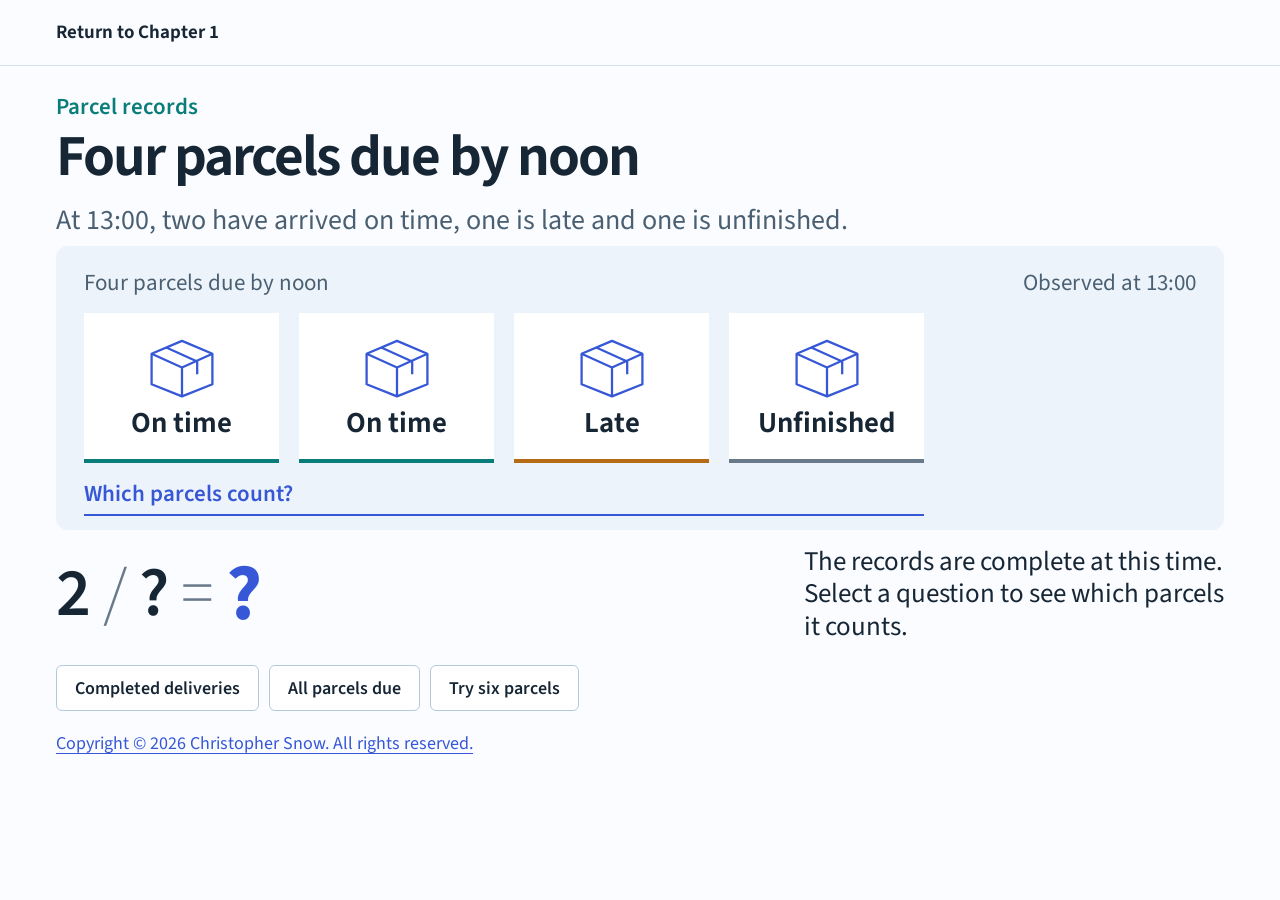
<file: assets/lessons/chapter-01/index.html>
<!doctype html>
<html lang="en">
<head>
  <meta charset="utf-8">
  <meta name="viewport" content="width=device-width,initial-scale=1">
  <meta name="color-scheme" content="light dark">
  <title>Which deliveries count? · Metadata systems</title>
  <link rel="stylesheet" href="lab.css?v=2">
  <script defer src="lab.js?v=2"></script>
</head>
<body>
<header><a href="../../../chapters/01-why-metadata.html">Return to Chapter 1</a></header>
<main>
  <div class="heading">
    <p id="context">Parcel records</p>
    <h1 id="title">Four parcels due by noon</h1>
    <p id="description">At 13:00, two have arrived on time, one is late and one is unfinished.</p>
  </div>
  <noscript><p>Enable JavaScript to compare the parcels here, or <a href="../../../chapters/01-why-metadata.html#what-a-number-means">read the worked example in Chapter 1</a>.</p></noscript>
  <section class="manifest" aria-label="Parcel evidence" hidden>
    <div class="manifest-label"><span id="population">Four parcels due by noon</span><span id="time">Observed at 13:00</span></div>
    <div id="parcels" role="list" aria-label="Parcel states"></div>
    <div class="group-line"><span id="group">Choose a question below.</span></div>
  </section>
  <section class="result" aria-label="Calculation" aria-live="polite" aria-atomic="true" hidden>
    <div id="fraction"><span id="numerator">2</span><span class="divide">/</span><span id="denominator">?</span><span class="equals">=</span><strong id="percentage">?</strong></div>
    <p id="reason">The question determines the denominator.</p>
  </section>
  <section class="controls" aria-label="Explore the example" hidden>
    <button type="button" data-scene="demonstration">Completed deliveries</button>
    <button type="button" data-scene="explanation">All parcels due</button>
    <button type="button" data-scene="independent">Try six parcels</button>
  </section>
  <form id="answer-form" class="controls" aria-label="Check the six-parcel calculation" hidden novalidate>
    <label id="answer-input" for="answer">Your denominator</label>
    <input id="answer" type="number" min="1" max="6" required inputmode="numeric" aria-describedby="feedback">
    <button id="reveal">Check my answer</button>
  </form>
  <p class="feedback" id="feedback" role="status" tabindex="-1"></p>
  <footer><a href="https://github.com/snowch/metadata-book/blob/main/LICENSE">Copyright © 2026 Christopher Snow. All rights reserved.</a></footer>
</main>
</body>
</html>
</file>
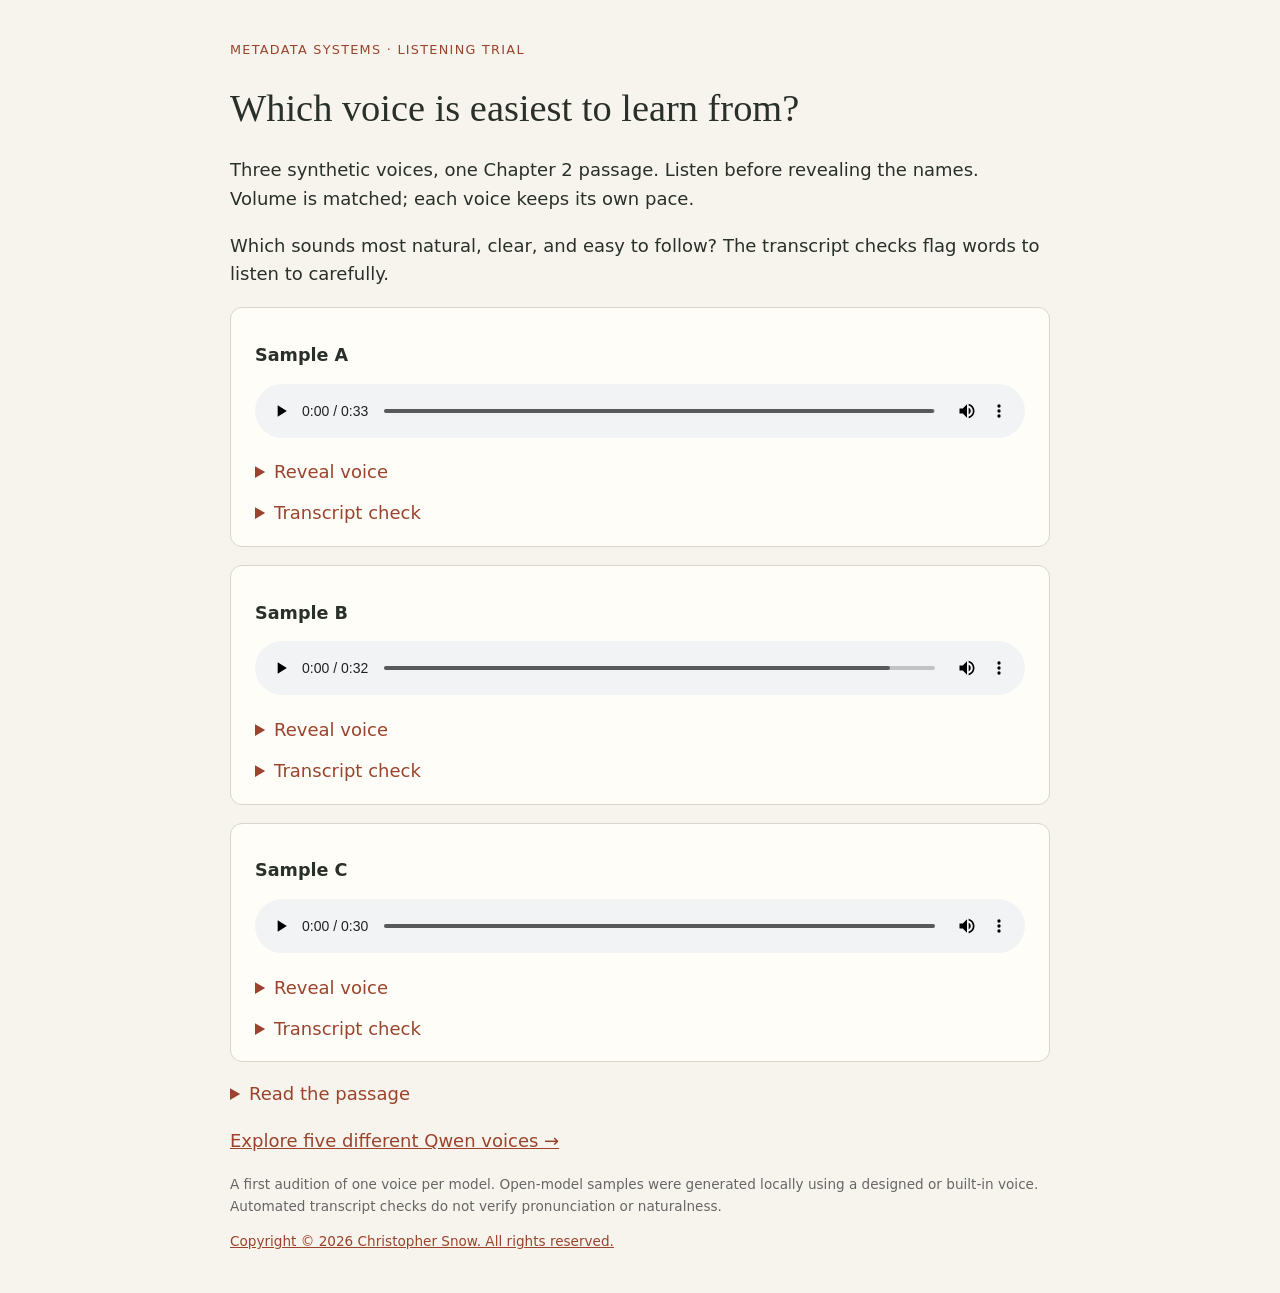
<file: assets/video/voice-comparison/index.html>
<!doctype html><html lang="en"><meta charset="utf-8"><meta name="viewport" content="width=device-width,initial-scale=1"><title>Chapter 2 · Voice comparison</title><style>
:root{color-scheme:light}body{background:#f7f4ed;color:#29302a;font:18px/1.6 system-ui,sans-serif;max-width:820px;margin:40px auto;padding:0 24px}h1{font:2.4rem/1.15 Georgia,serif}h2{font-size:1.1rem}section{border:1px solid #d9d5cb;background:#fffdf8;border-radius:12px;padding:18px 24px;margin:18px 0}audio{width:100%}summary{cursor:pointer;color:#9b432c;margin-top:12px}.label{font-size:.8rem;letter-spacing:.1em;color:#9b432c}blockquote{border-left:3px solid #9b432c;padding-left:20px;margin:24px 0}footer{font-size:.85rem;color:#666}a{color:#9b432c}</style><p class="label">METADATA SYSTEMS · LISTENING TRIAL</p><h1>Which voice is easiest to learn from?</h1><p>Three synthetic voices, one Chapter 2 passage. Listen before revealing the names. Volume is matched; each voice keeps its own pace.</p><p>Which sounds most natural, clear, and easy to follow? The transcript checks flag words to listen to carefully.</p><section><h2>Sample A</h2><audio controls preload="metadata" aria-label="Sample A" src="sample-A.mp3"></audio><details><summary>Reveal voice</summary><p>Current voice · Edge Sonia</p></details><details><summary>Transcript check</summary><p>Automatic recognition flagged: sequel lite → sql light; zero → 0. These are listening checks, not confirmed speech errors.</p></details></section><section><h2>Sample B</h2><audio controls preload="metadata" aria-label="Sample B" src="sample-B.mp3"></audio><details><summary>Reveal voice</summary><p>Qwen3-TTS · designed British narrator</p></details><details><summary>Transcript check</summary><p>Automatic recognition flagged: sequel lite → sql light. These are listening checks, not confirmed speech errors.</p></details></section><section><h2>Sample C</h2><audio controls preload="metadata" aria-label="Sample C" src="sample-C.mp3"></audio><details><summary>Reveal voice</summary><p>Chatterbox Nano · built-in voice</p></details><details><summary>Transcript check</summary><p>Automatic recognition flagged: column → com; sequel lite → sql light; zero → 0. These are listening checks, not confirmed speech errors.</p></details></section><details><summary>Read the passage</summary><blockquote>The column records describe three fields: a delivery identifier, a promise time, and a delivery time. All three declare TEXT. In this SQLite table, that declaration does not strictly enforce the type of every stored value. The not-null flag is one for the identifier and promise: a value is required. Zero for delivery time allows NULL, the marker for a missing value. The primary key uniquely identifies each row. Here, the delivery identifier is the sole key.
</blockquote></details><p><a href="qwen.html">Explore five different Qwen voices →</a></p><footer><p>A first audition of one voice per model. Open-model samples were generated locally using a designed or built-in voice. Automated transcript checks do not verify pronunciation or naturalness.</p><p><a href="https://github.com/snowch/metadata-book/blob/main/LICENSE">Copyright © 2026 Christopher Snow. All rights reserved.</a></p></footer><script>document.querySelectorAll("audio").forEach(a=>a.addEventListener("play",()=>document.querySelectorAll("audio").forEach(b=>{if(b!==a)b.pause()})))</script></html>
</file>
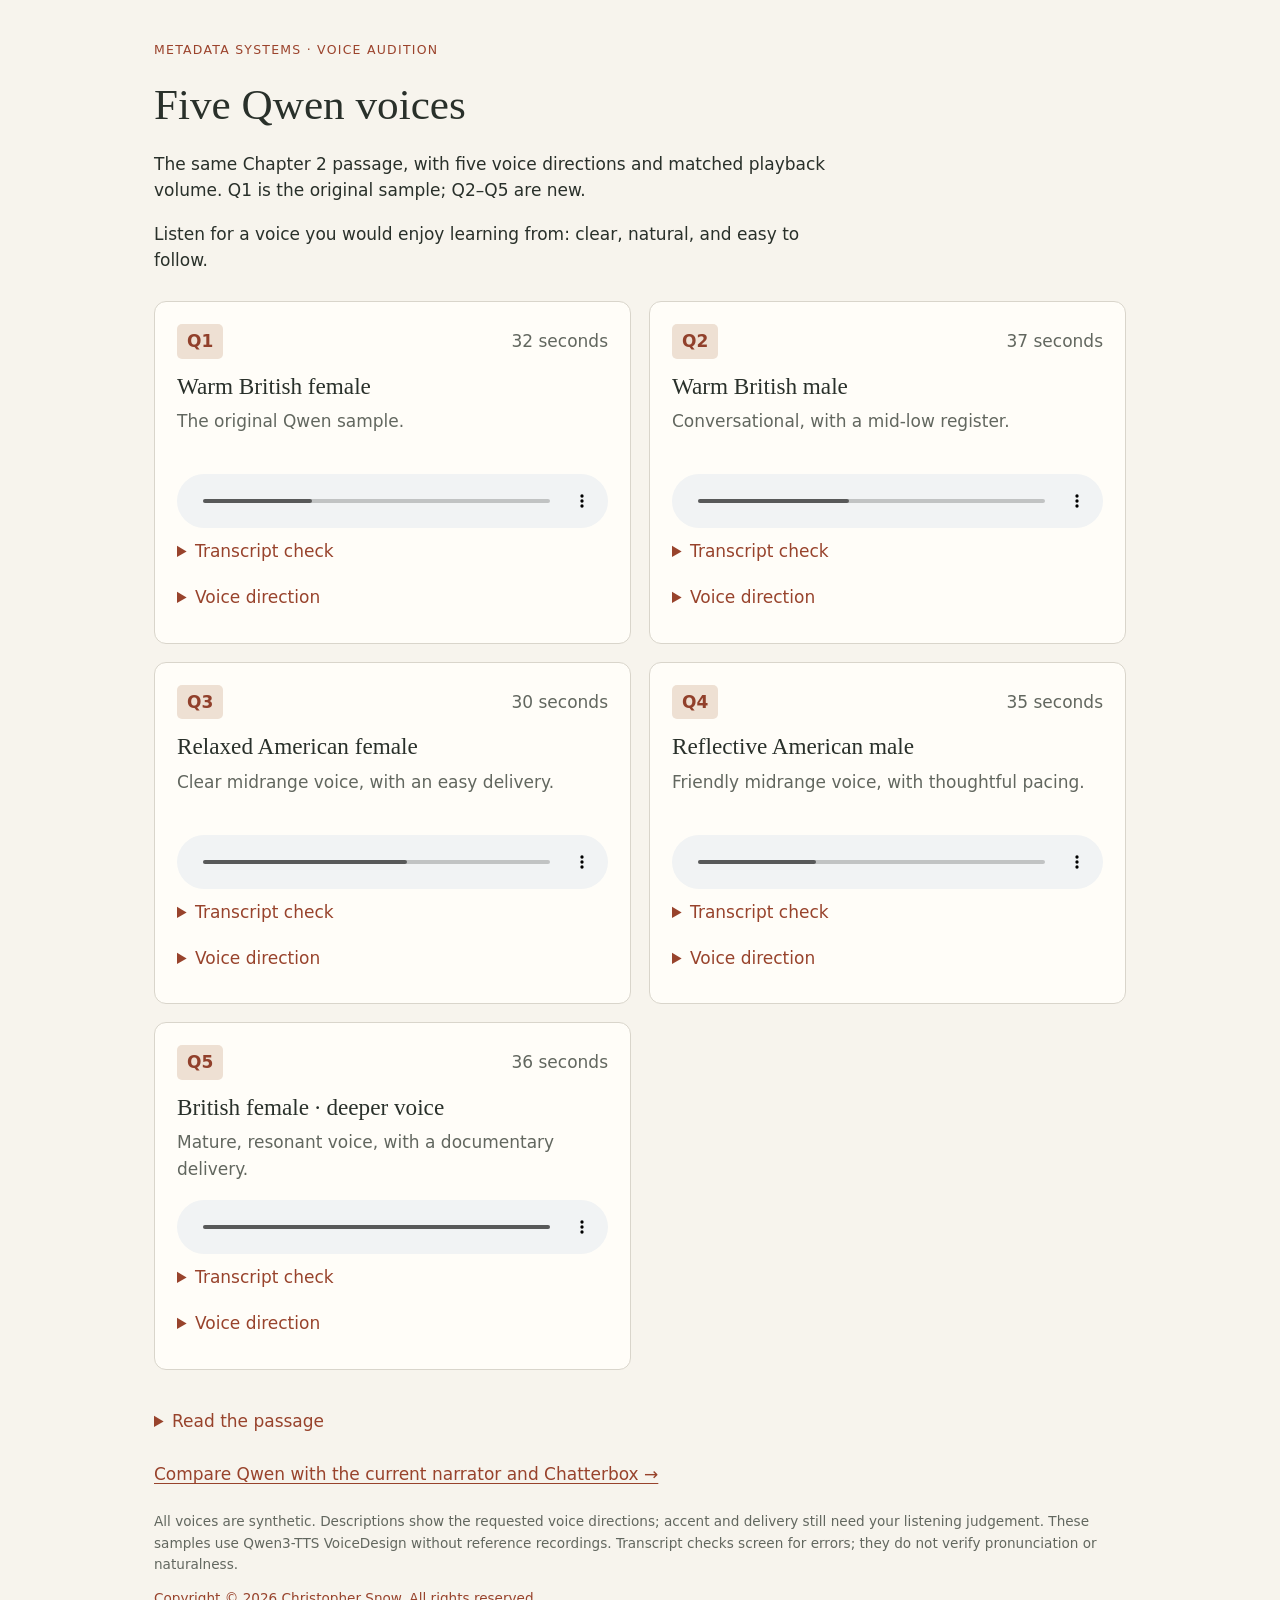
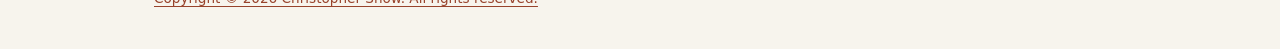
<file: assets/video/voice-comparison/qwen.html>
<!doctype html><html lang="en"><head><meta charset="utf-8"><meta name="viewport" content="width=device-width,initial-scale=1"><title>Five Qwen voices · Metadata systems</title><style>
:root{color-scheme:light}*{box-sizing:border-box}body{margin:0;background:#f7f4ed;color:#29302a;font:17px/1.55 system-ui,sans-serif}main{max-width:1020px;margin:40px auto;padding:0 24px}h1{font:2.7rem/1.12 Georgia,serif;margin:.5em 0}h2{font:1.45rem/1.2 Georgia,serif;margin:14px 0 8px}.eyebrow{font-size:.78rem;letter-spacing:.1em;color:#9b432c}.intro{max-width:700px}.grid{display:grid;grid-template-columns:repeat(2,minmax(0,1fr));gap:18px;margin:28px 0}section{min-width:0;border:1px solid #d9d5cb;background:#fffdf8;border-radius:12px;padding:22px}.card-head{display:flex;align-items:center;justify-content:space-between;gap:12px}.badge{background:#eee0d3;color:#91402b;font-weight:650;padding:4px 10px;border-radius:5px}.duration,.description{color:#62675f}.description{min-height:2.8em;margin:8px 0 18px}audio{width:100%;display:block}summary{cursor:pointer;color:#98432c;padding:10px 0;min-height:44px}details p,details li{font-size:.9rem}details ul{padding-left:20px}a{color:#98432c;text-underline-offset:3px}a:focus-visible,summary:focus-visible{outline:2px solid #98432c;outline-offset:3px}blockquote{border-left:3px solid #98432c;padding-left:20px;margin:14px 0}footer{font-size:.85rem;color:#62675f;margin:24px 0 40px}@media(max-width:620px){main{margin:24px auto;padding:0 18px}.grid{grid-template-columns:1fr}h1{font-size:2.2rem}.description{min-height:0}}
</style></head><body><main><p class="eyebrow">METADATA SYSTEMS · VOICE AUDITION</p><h1>Five Qwen voices</h1><div class="intro"><p>The same Chapter 2 passage, with five voice directions and matched playback volume. Q1 is the original sample; Q2–Q5 are new.</p><p>Listen for a voice you would enjoy learning from: clear, natural, and easy to follow.</p></div><div class="grid"><section aria-labelledby="Q1"><div class="card-head"><span class="badge">Q1</span><span class="duration">32 seconds</span></div><h2 id="Q1">Warm British female</h2><p class="description">The original Qwen sample.</p><audio controls preload="metadata" aria-label="Q1: Warm British female" src="sample-B.mp3"></audio><details><summary>Transcript check</summary><p>Speech recognition returned these differences. They may be spelling differences or speech errors; listen to check.</p><ul><li>sequel lite → sql light</li></ul></details><details><summary>Voice direction</summary><p>A warm adult female narrator with a natural British English accent. Explain this clearly to a colleague: conversational, thoughtful, gently varied emphasis, natural pauses, moderate pace. Avoid a theatrical or promotional delivery.</p></details></section><section aria-labelledby="Q2"><div class="card-head"><span class="badge">Q2</span><span class="duration">37 seconds</span></div><h2 id="Q2">Warm British male</h2><p class="description">Conversational, with a mid-low register.</p><audio controls preload="metadata" aria-label="Q2: Warm British male" src="qwen-02.mp3"></audio><details><summary>Transcript check</summary><p>Speech recognition returned these differences. They may be spelling differences or speech errors; listen to check.</p><ul><li>sequel lite → sql light</li></ul></details><details><summary>Voice direction</summary><p>An adult male voice with a natural British English accent and a warm mid-low register. Speak conversationally as a thoughtful colleague explaining a table: moderate pace, natural pauses and gently varied emphasis. Avoid theatrical or promotional delivery.</p></details></section><section aria-labelledby="Q3"><div class="card-head"><span class="badge">Q3</span><span class="duration">30 seconds</span></div><h2 id="Q3">Relaxed American female</h2><p class="description">Clear midrange voice, with an easy delivery.</p><audio controls preload="metadata" aria-label="Q3: Relaxed American female" src="qwen-03.mp3"></audio><details><summary>Transcript check</summary><p>Speech recognition returned these differences. They may be spelling differences or speech errors; listen to check.</p><ul><li>sequel lite → sql light</li><li>sole → soul</li></ul></details><details><summary>Voice direction</summary><p>An adult female voice with a natural American English accent, relaxed clear midrange tone. Explain the table conversationally with easy clarity, moderate pace, natural pauses and subtle emphasis. Avoid theatrical or promotional delivery.</p></details></section><section aria-labelledby="Q4"><div class="card-head"><span class="badge">Q4</span><span class="duration">35 seconds</span></div><h2 id="Q4">Reflective American male</h2><p class="description">Friendly midrange voice, with thoughtful pacing.</p><audio controls preload="metadata" aria-label="Q4: Reflective American male" src="qwen-04.mp3"></audio><details><summary>Transcript check</summary><p>Speech recognition returned these differences. They may be spelling differences or speech errors; listen to check.</p><ul><li>this sequel lite → the sql light</li><li>sole → soul</li></ul></details><details><summary>Voice direction</summary><p>An adult male voice with a natural American English accent and a friendly reflective midrange tone. Narrate thoughtfully, with moderate pace, natural pauses and gentle emphasis on the explanation. Avoid theatrical or promotional delivery.</p></details></section><section aria-labelledby="Q5"><div class="card-head"><span class="badge">Q5</span><span class="duration">36 seconds</span></div><h2 id="Q5">British female · deeper voice</h2><p class="description">Mature, resonant voice, with a documentary delivery.</p><audio controls preload="metadata" aria-label="Q5: British female · deeper voice" src="qwen-05.mp3"></audio><details><summary>Transcript check</summary><p>Speech recognition returned these differences. They may be spelling differences or speech errors; listen to check.</p><ul><li>lite → light</li></ul></details><details><summary>Voice direction</summary><p>A mature adult female voice with a natural British English accent, a lower-pitched resonant register and grounded documentary tone. Speak with calm measured clarity, moderate pace, natural pauses and restrained emphasis. Avoid theatrical or promotional delivery.</p></details></section></div><details><summary>Read the passage</summary><blockquote>The column records describe three fields: a delivery identifier, a promise time, and a delivery time. All three declare TEXT. In this SQLite table, that declaration does not strictly enforce the type of every stored value. The not-null flag is one for the identifier and promise: a value is required. Zero for delivery time allows NULL, the marker for a missing value. The primary key uniquely identifies each row. Here, the delivery identifier is the sole key.
</blockquote></details><p><a href="index.html">Compare Qwen with the current narrator and Chatterbox →</a></p><footer>All voices are synthetic. Descriptions show the requested voice directions; accent and delivery still need your listening judgement. These samples use Qwen3-TTS VoiceDesign without reference recordings. Transcript checks screen for errors; they do not verify pronunciation or naturalness.<p><a href="https://github.com/snowch/metadata-book/blob/main/LICENSE">Copyright © 2026 Christopher Snow. All rights reserved.</a></p></footer></main><script>document.querySelectorAll('audio').forEach(a=>a.addEventListener('play',()=>document.querySelectorAll('audio').forEach(b=>{if(b!==a)b.pause()})))</script></body></html>
</file>
<file: assets/lessons/chapter-01/lab.css>
@font-face{font-family:SourceSans;src:url(source-sans-3.ttf);font-weight:200 900;font-display:swap}*{box-sizing:border-box}body{margin:0;background:#fafcff;color:#172635;font-family:SourceSans,system-ui,sans-serif}header{height:66px;display:flex;justify-content:space-between;align-items:center;padding:0 56px;border-bottom:1px solid #d6e1ed;font-size:19px}a{color:#3657d6;text-decoration-thickness:1px;text-underline-offset:4px}header a{color:#172635;text-decoration:none;font-weight:650}main{max-width:1280px;margin:auto;padding:24px 56px 30px}.heading{height:156px}#context{margin:0 0 4px;font-size:23px;color:#087d79;font-weight:600}h1{font-size:58px;line-height:1.05;letter-spacing:-2px;margin:0 0 12px;font-weight:650}#description{margin:0;font-size:28px;color:#4a6072}.manifest{background:#edf3fa;border-radius:12px;padding:20px 28px 14px;min-height:250px}.manifest-label{display:flex;justify-content:space-between;font-size:23px;color:#4a6072;margin-bottom:14px}#parcels{display:flex;gap:20px;align-items:flex-start}.parcel{width:195px;height:150px;border-bottom:4px solid #087d79;display:flex;flex-direction:column;align-items:center;justify-content:center;background:white;transition:transform .8s ease,opacity .8s ease,border-color .8s ease;flex:none}.parcel svg{width:76px;height:65px;margin-bottom:9px;color:#3657d6}.parcel span{font-weight:650;font-size:29px;line-height:1}.parcel.late{border-color:#b66a13}.parcel.waiting{border-color:#68798a}.parcel.excluded{transform:translate(45px,18px);opacity:.42;border-bottom-style:dashed}.group-line{width:840px;margin:14px 0 0;border-bottom:2px solid #3657d6;padding-bottom:4px;transition:width .8s ease;max-width:100%;font-size:23px;font-weight:600;color:#3657d6}.result{display:flex;align-items:center;justify-content:space-between;gap:30px;padding:16px 0 6px}#fraction{display:flex;align-items:center;gap:14px;font-size:68px;line-height:1.1;white-space:nowrap;letter-spacing:-2px;font-weight:600}#percentage{color:#3657d6;font-size:78px}.divide,.equals{font-weight:300;color:#68798a}#reason{max-width:420px;font-size:27px;line-height:1.2;margin:0}.controls{display:flex;flex-wrap:wrap;gap:10px;margin-top:16px}button{font:600 18px SourceSans,system-ui;min-height:46px;border:1px solid #b5c9dd;background:white;color:#172635;border-radius:6px;padding:9px 18px;cursor:pointer}button:hover,button[aria-pressed=true]{background:#3657d6;color:white;border-color:#3657d6}button:focus-visible,a:focus-visible{outline:3px solid #b66a13;outline-offset:4px}.feedback{font-size:21px;line-height:1.4;margin:12px 0;min-height:30px;color:#087d79}footer{display:flex;justify-content:space-between;font-size:18px;color:#68798a;margin-top:20px}.record .controls,.record footer,.record .feedback{display:none}.record header{font-size:22px}.record main{padding-top:24px}.record .result{padding-top:28px}.six .parcel{width:153px}.six #parcels{gap:13px}.six .parcel span{font-size:26px}.six .group-line{width:983px}@media(max-width:1160px){header{height:auto;min-height:62px;padding:14px 20px;gap:14px;font-size:15px}header>span{display:none}main{padding:24px 20px}.heading{height:auto;min-height:160px}h1{font-size:41px;letter-spacing:-1px}#context{font-size:19px}#description{font-size:21px}.manifest{padding:18px 14px}.manifest-label{font-size:16px;gap:12px}#parcels,.six #parcels{display:grid;grid-template-columns:1fr 1fr;gap:12px}.parcel,.six .parcel{width:auto;height:130px}.parcel span,.six .parcel span{font-size:23px}.parcel.excluded{transform:translate(0,7px);opacity:.4}.group-line{width:100%!important;font-size:18px}.result{display:block;padding-top:22px}#fraction{font-size:53px;gap:12px}#percentage{font-size:58px}#reason{margin-top:14px;font-size:21px}.controls{display:grid;grid-template-columns:1fr 1fr}button{font-size:16px;padding:9px}.feedback{font-size:19px}footer{font-size:16px;gap:20px}.record main{width:1280px}}@media(prefers-reduced-motion:reduce){*{transition:none!important}}[hidden]{display:none!important}

#answer-form { display: flex; align-items: center; }
#answer-input { font-size: 1.1rem; }
#answer { width: 5rem; min-height: 46px; padding: .5rem; border: 1px solid #68798a; border-radius: 4px; font: inherit; }
#answer:focus-visible { outline: 3px solid #b66a13; outline-offset: 4px; }
#feedback[data-state="error"] { color: #963c1a; }
#feedback:empty { display: none; }
@media (max-width: 480px) {
  #fraction { font-size: clamp(1.75rem, 11vw, 3.3rem); gap: 8px; }
  #percentage { font-size: clamp(2.2rem, 12vw, 3.6rem); }
  .controls button[data-scene="independent"] { grid-column: 1 / -1; }
}
@media (prefers-color-scheme: dark) {
  body:not(.record) { background: #141f2b; color: #e9f0f7; }
  body:not(.record) :is(a, #percentage, .group-line, .parcel svg) { color: #a1b5ff; }
  body:not(.record) header { border-color: #3f5266; }
  body:not(.record) :is(#description, .manifest-label, footer, .divide, .equals) { color: #bdcad8; }
  body:not(.record) .manifest { background: #203447; }
  body:not(.record) .parcel, body:not(.record) button { background: #1a2b3e; color: #e9f0f7; }
  body:not(.record) button:is(:hover, [aria-pressed="true"]) { background: #a1b5ff; color: #141f2b; }
  body:not(.record) :is(#context, .feedback) { color: #91d9cd; }
  body:not(.record) #feedback[data-state="error"] { color: #ffb296; }
}

/* The recording is a focused explanation, rather than the lab's entire interface. */
.record header,.record #context,.record #description,.record .manifest-label,
.record .group-line,.record #reason{display:none}
.record main{width:1280px;max-width:1280px;height:720px;padding:32px 44px 144px;overflow:hidden}
.record .heading{height:100px;min-height:0;display:flex;align-items:center;justify-content:center}
.record h1{font-size:56px;line-height:1.08;letter-spacing:-1.5px;text-align:center;margin:0}
.record .manifest{height:340px;min-height:0;padding:0;background:transparent;display:flex;align-items:center;justify-content:center}
.record #parcels{display:flex;gap:24px;justify-content:center;align-items:center}
.record .parcel{width:220px;height:214px;background:transparent;border-bottom:0}
.record .parcel svg{width:118px;height:108px;margin-bottom:20px}
.record .parcel span{font-size:36px}
.record .parcel.excluded{opacity:1;transform:translate(36px,22px);color:#4a6072;border-bottom:2px dashed #68798a}
.record .parcel.excluded svg{opacity:.4}
.record.six #parcels{display:grid;grid-template-columns:repeat(3,240px);gap:22px 40px}
.record.six .parcel{width:240px;height:140px}
.record.six .parcel svg{width:84px;height:73px;margin-bottom:12px}
.record.six .parcel span{font-size:34px}
.record .result{height:104px;padding:0;display:flex;justify-content:center;visibility:hidden}
.record.show-calculation .result{visibility:visible}
.record #fraction{font-size:92px;gap:22px;line-height:1}
.record #percentage{font-size:104px}
.embed header,.embed footer{display:none}
.embed main{padding-top:20px;padding-bottom:12px}
</file>
